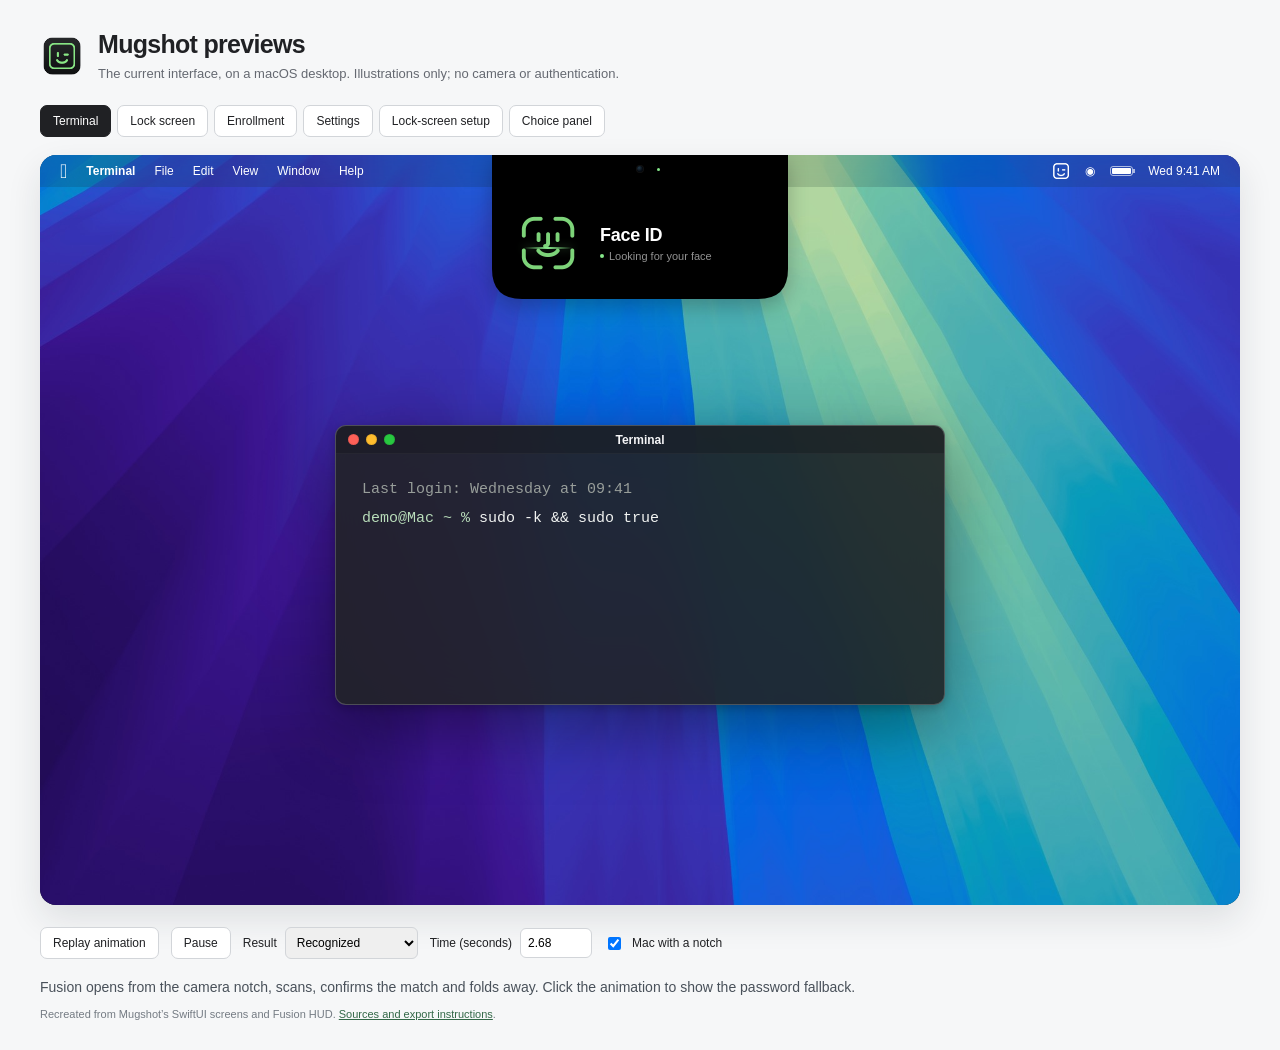
<file: docs/preview/index.html>
<!doctype html>
<html lang="en">
<head>
  <meta charset="utf-8">
  <meta name="viewport" content="width=device-width, initial-scale=1">
  <title>Mugshot · visual previews</title>
  <link rel="stylesheet" href="preview.css">
  <script src="preview.js" defer></script>
</head>
<body>
  <main>
    <header class="intro">
      <img src="../../assets/logo.png" width="44" height="44" alt="">
      <div><h1>Mugshot previews</h1><p>The current interface, on a macOS desktop. Illustrations only; no camera or authentication.</p></div>
    </header>
    <nav aria-label="Preview scenes">
      <button data-scene="sudo">Terminal</button><button data-scene="lock">Lock screen</button>
      <button data-scene="onboarding">Enrollment</button><button data-scene="settings">Settings</button>
      <button data-scene="setup">Lock-screen setup</button><button data-scene="choice">Choice panel</button>
    </nav>
    <div class="stage-wrap"><section id="desktop" class="desktop" aria-label="macOS desktop illustration">
      <img class="wallpaper" src="../../assets/readme/macos-sequoia.jpg" alt="">
      <div class="menubar"><div><span class="apple"></span><strong id="menu-app">Terminal</strong><span>File</span><span>Edit</span><span>View</span><span>Window</span><span>Help</span></div><div class="menu-right"><img src="../../assets/menubar-icon.png" alt="Mugshot menu bar icon"><span class="wifi">◉</span><span class="battery"></span><span>Wed 9:41 AM</span></div></div>
      <div id="scene-content"></div>
      <div class="island" role="img" aria-label="Fusion face recognition animation">
        <svg class="silhouette" width="332" height="162" viewBox="0 0 332 162" aria-hidden="true"><path id="island-path"></path></svg>
        <div class="lens"></div><div id="camera-light"></div>
        <div id="island-content">
          <div id="icon-box"><img id="face-glyph" src="../../assets/readme/faceid-glyph.png" alt=""><div id="scanline"></div>
            <svg id="result-glyph" viewBox="0 0 64 64" aria-hidden="true"><circle id="check-circle" cx="32" cy="32" r="24" pathLength="1"></circle><path id="check-mark" d="M19.64 32 L28.36 40.73 L45.09 22.55" pathLength="1"></path><path id="lock-mark" d="M23 29 V22 C23 9 41 9 41 22 V29 M18 29 H46 V51 H18 Z M32 37 V43" pathLength="1"></path></svg>
          </div>
          <div id="island-title">Face ID</div><div id="island-detail"><i></i><span>Looking for your face</span></div>
        </div>
      </div>
    </section></div>
    <section class="controls" aria-label="Animation controls">
      <button id="replay">Replay animation</button><button id="pause">Pause</button>
      <label>Result <select id="outcome"><option value="success">Recognized</option><option value="failure">Password fallback</option></select></label>
      <label>Time (seconds) <input id="time" type="number" min="0" max="6" step="0.05" value="1.5"></label>
      <label><input id="notch" type="checkbox" checked> Mac with a notch</label>
    </section>
    <p class="caption" id="scene-caption"></p>
    <footer>Recreated from Mugshot’s SwiftUI screens and Fusion HUD. <a href="../VISUALS.md">Sources and export instructions</a>.</footer>
  </main>
</body>
</html>
</file>
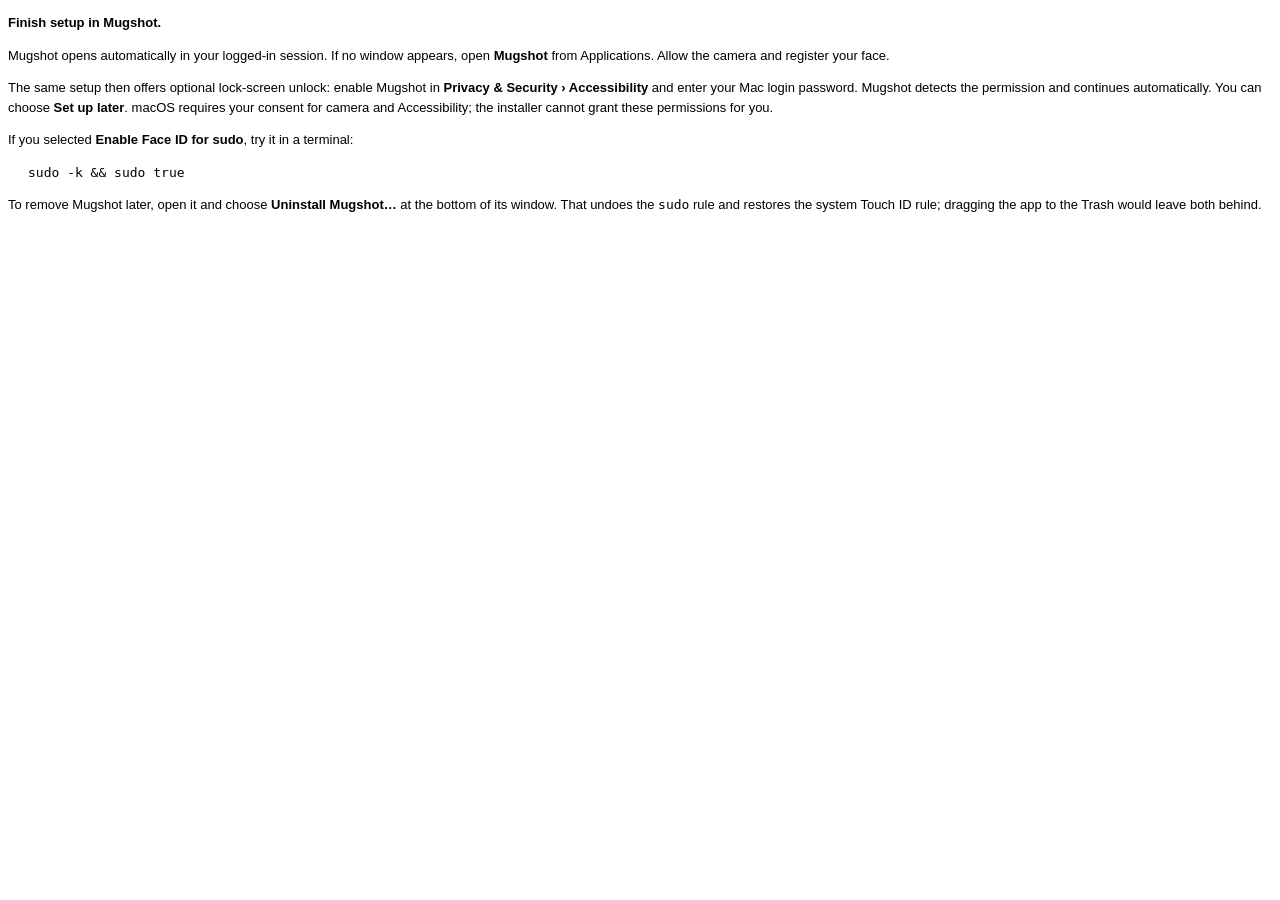
<file: packaging/pkg/conclusion.html>
<!DOCTYPE html>
<html>
<head><meta charset="utf-8"></head>
<body style="font-family: -apple-system, sans-serif; font-size: 13px; line-height: 1.5;">

<p><b>Finish setup in Mugshot.</b></p>

<p>Mugshot opens automatically in your logged-in session. If no window appears,
open <b>Mugshot</b> from Applications. Allow the camera and register your face.</p>

<p>The same setup then offers optional lock-screen unlock: enable Mugshot in
<b>Privacy &amp; Security › Accessibility</b> and enter your Mac login password.
Mugshot detects the permission and continues automatically. You can choose
<b>Set up later</b>. macOS requires your consent for camera and Accessibility;
the installer cannot grant these permissions for you.</p>

<p>If you selected <b>Enable Face ID for sudo</b>, try it in a terminal:</p>
<p style="margin-left: 20px;"><code>sudo -k &amp;&amp; sudo true</code></p>

<p>To remove Mugshot later, open it and choose <b>Uninstall Mugshot…</b> at the bottom of
its window. That undoes the <code>sudo</code> rule and restores the system Touch ID rule;
dragging the app to the Trash would leave both behind.</p>

</body>
</html>
</file>
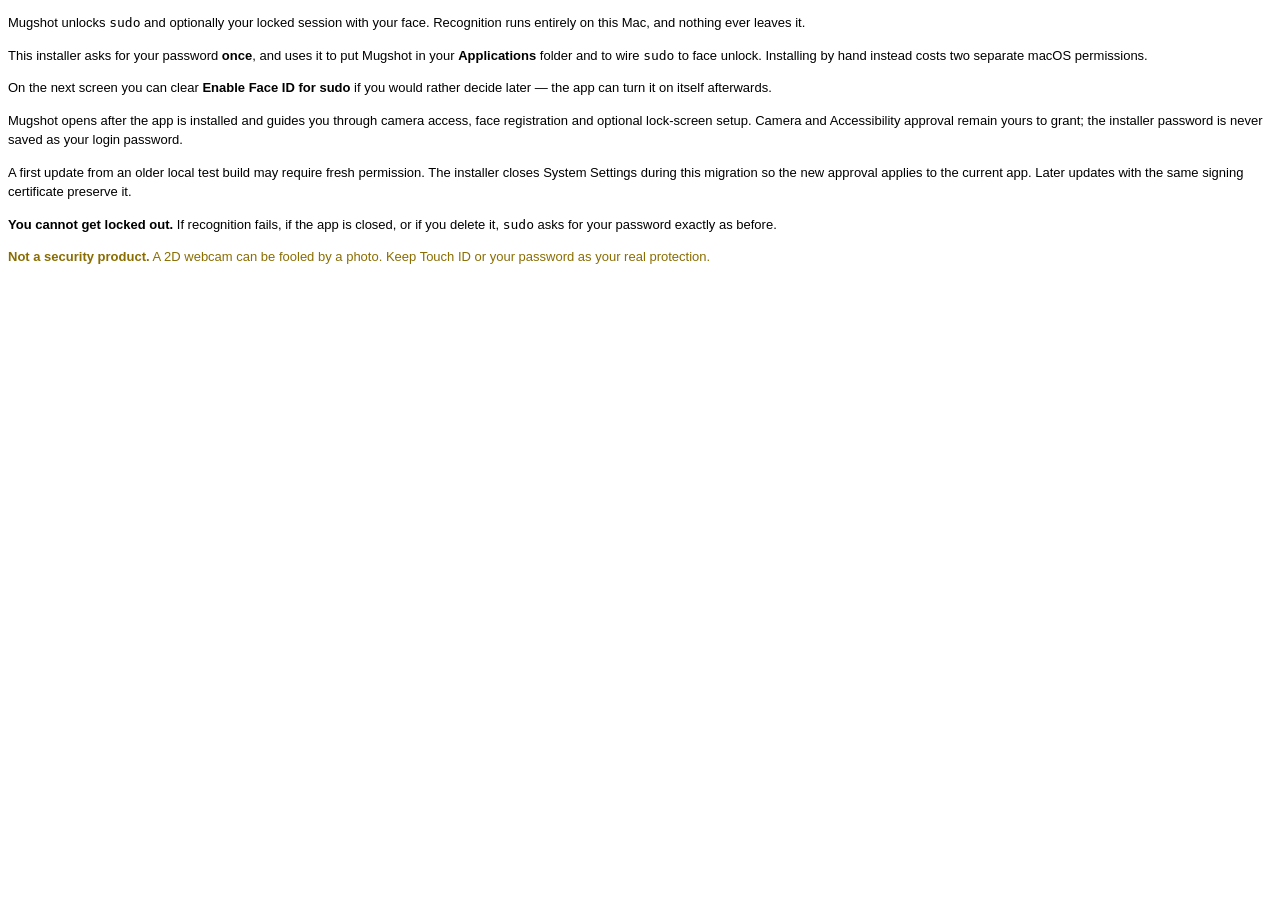
<file: packaging/pkg/welcome.html>
<!DOCTYPE html>
<html>
<head><meta charset="utf-8"></head>
<body style="font-family: -apple-system, sans-serif; font-size: 13px; line-height: 1.5;">

<p>Mugshot unlocks <code>sudo</code> and optionally your locked session with your face. Recognition runs entirely on this
Mac, and nothing ever leaves it.</p>

<p>This installer asks for your password <b>once</b>, and uses it to put Mugshot in your
<b>Applications</b> folder and to wire <code>sudo</code> to face unlock. Installing by
hand instead costs two separate macOS permissions.</p>

<p>On the next screen you can clear <b>Enable Face ID for sudo</b> if you would rather
decide later — the app can turn it on itself afterwards.</p>

<p>Mugshot opens after the app is installed and guides you through camera access,
face registration and optional lock-screen setup. Camera and Accessibility approval
remain yours to grant; the installer password is never saved as your login password.</p>

<p>A first update from an older local test build may require fresh permission.
The installer closes System Settings during this migration so the new approval
applies to the current app. Later updates with the same signing certificate preserve it.</p>

<p><b>You cannot get locked out.</b> If recognition fails, if the app is closed, or if you
delete it, <code>sudo</code> asks for your password exactly as before.</p>

<p style="color:#8a6d00;"><b>Not a security product.</b> A 2D webcam can be fooled by a
photo. Keep Touch ID or your password as your real protection.</p>

</body>
</html>
</file>
<file: docs/preview/preview.css>
:root{font-family:-apple-system,BlinkMacSystemFont,"Helvetica Neue",sans-serif;color:#202124;background:#f6f7f8;--green:#86e88a;--muted:#a4a4aa;font-synthesis:none}
*{box-sizing:border-box}body{margin:0}main{max-width:1264px;margin:auto;padding:30px 32px}h1{font-size:25px;font-weight:650;letter-spacing:-.7px;margin:0 0 7px}.intro{display:flex;align-items:center;gap:14px;margin-bottom:24px}.intro p{font-size:13px;color:#656971;margin:0}nav{display:flex;gap:6px;flex-wrap:wrap;margin-bottom:18px}button,select,input{font:inherit}button{cursor:pointer;border:1px solid #d2d5d9;background:#fff;padding:8px 12px;border-radius:7px;font-size:12px;color:inherit}button[aria-pressed=true]{background:#202124;border-color:#202124;color:white}button:focus-visible,a:focus-visible,input:focus-visible,select:focus-visible{outline:3px solid #478656;outline-offset:3px}.stage-wrap{border-radius:16px;overflow:hidden;box-shadow:0 14px 35px #1825321c}.desktop{width:1200px;height:750px;position:relative;overflow:hidden;background:#203529;isolation:isolate}.wallpaper{position:absolute;width:100%;height:100%;object-fit:cover;z-index:-2}.menubar{position:absolute;inset:0 0 auto;height:32px;background:#15281a25;backdrop-filter:blur(28px);display:flex;justify-content:space-between;align-items:center;padding:0 20px;color:#fff;font-size:12px;z-index:2}.menubar>div{display:flex;align-items:center;gap:19px}.menubar strong{font-weight:650}.apple{font-size:20px}.menu-right{gap:15px!important}.menu-right img{width:18px;height:18px;filter:brightness(0) invert(1)}.battery{display:inline-block;position:relative;width:23px;height:10px;border:1px solid #ffffffa0;border-radius:3px}.battery:before{content:"";position:absolute;inset:1px;background:#fff;border-radius:1px}.battery:after{content:"";position:absolute;right:-3px;top:2px;height:4px;width:2px;background:#ffffffa0}.controls{display:flex;gap:12px;align-items:center;flex-wrap:wrap;margin-top:22px;font-size:12px}.controls label{display:flex;gap:8px;align-items:center}.controls input[type=number]{width:72px;padding:7px;border:1px solid #d2d5d9;border-radius:6px}.controls select{border:1px solid #d2d5d9;border-radius:6px;padding:7px}.caption{font-size:14px;line-height:1.5;color:#49515a;margin:18px 0 10px}footer{font-size:11px;color:#747b83}a{color:#326847}
.island{position:absolute;left:50%;top:0;width:332px;height:162px;transform:translateX(-50%);z-index:5;cursor:pointer}.silhouette{position:absolute;inset:0;overflow:visible;filter:drop-shadow(0 7px 10px #0000003d)}.silhouette path{fill:#000}.lens{position:absolute;left:163px;top:11px;width:6px;height:6px;border-radius:50%;background:radial-gradient(circle at 35% 30%,#223949,#060b12 60%);box-shadow:0 0 0 1px #111}#camera-light{position:absolute;left:183px;top:13px;width:3px;height:3px;border-radius:50%;background:var(--green);opacity:0}#island-content{position:absolute;inset:0;color:#fff;opacity:0;pointer-events:none}#icon-box{position:absolute;left:42px;top:56px;width:64px;height:64px}#face-glyph{position:absolute;inset:0;width:64px;height:64px}#scanline{position:absolute;left:7px;right:7px;height:2px;background:linear-gradient(90deg,transparent,var(--green),transparent);box-shadow:0 0 8px #86e88a55}#result-glyph{position:absolute;inset:0;color:var(--green);overflow:visible}#result-glyph circle,#result-glyph path{fill:none;stroke:currentColor;stroke-width:2.8;stroke-linecap:round;stroke-linejoin:round;stroke-dasharray:1;stroke-dashoffset:1}#lock-mark{display:none}#island-title{position:absolute;left:126px;top:68px;font-size:18px;font-weight:600;line-height:24px;letter-spacing:-.25px}#island-detail{position:absolute;left:126px;top:95px;display:flex;align-items:center;gap:5px;white-space:nowrap;font-size:11px;color:#929292}#island-detail i{width:4px;height:4px;border-radius:50%;background:var(--green);flex-shrink:0}.no-notch .lens{display:none}.no-notch .island{top:38px}
.window{position:absolute;border:1px solid #ffffff32;border-radius:11px;box-shadow:0 22px 70px #00000066,0 3px 10px #00000033;overflow:hidden;color:#f5f5f7;background:#222426e8;backdrop-filter:blur(35px) saturate(1.2)}.titlebar{height:28px;display:flex;align-items:center;justify-content:center;background:#16181a65;font-size:12px;font-weight:600;border-bottom:1px solid #ffffff0a}.traffic{position:absolute;left:12px;display:flex;gap:7px}.traffic i{width:11px;height:11px;border-radius:50%;background:#ff6058;border:1px solid #00000015}.traffic i:nth-child(2){background:#ffbd2e}.traffic i:nth-child(3){background:#28c840}.terminal-window{left:295px;top:270px;width:610px;height:280px}.terminal-body{padding:22px 26px;font-family:Menlo,monospace;font-size:15px;line-height:1.9;color:#f2f4f2}.terminal-body .dim{color:#989e9a}.prompt{color:#b9ddba}.cursor{background:#d3d9d4;display:inline-block;width:8px;height:17px;vertical-align:-3px}.completed{color:var(--green);opacity:0}.onboarding-window{width:440px;height:528px;left:380px;top:116px}.onboarding-content{padding:34px;text-align:center;display:flex;align-items:center;flex-direction:column;height:500px;gap:18px}.onboarding-content img{width:96px;height:96px;margin-top:8px}.onboarding-content h2{font-size:24px;margin:0;letter-spacing:-.5px}.onboarding-content p{font-size:13px;color:var(--muted);line-height:1.55;margin:0}.tips{width:100%;text-align:left;display:grid;gap:15px;margin-top:8px;font-size:12.5px;color:#c0c0c5}.tips div{display:flex;gap:12px;align-items:center}.tips svg{color:var(--green);flex-shrink:0;width:22px;height:22px}.primary{background:#86e88a;color:#111;border:1px solid #97ef9b;font-weight:600}.onboarding-content .primary{margin-top:auto;width:100%;padding:10px;font-size:13px}.settings-window{left:370px;top:51px;width:460px;height:648px}.app-header{display:flex;align-items:center;gap:14px;padding:18px 24px;border-bottom:1px solid #ffffff15}.app-header img{width:46px;height:46px}.app-header h2{font-size:19px;margin:0 0 2px}.app-header p{font-size:11.5px;color:var(--muted);margin:0}.status-banner{display:flex;gap:12px;align-items:center;padding:14px 24px;border-bottom:1px solid #ffffff15}.status-banner svg{width:22px;color:var(--green)}.status-banner b{font-size:13px}.status-banner p{font-size:11px;color:var(--muted);margin:3px 0 0}.status-banner button{margin-left:auto}.native-button{font-size:11.5px;background:#ffffff12;color:#f1f1f3;border:1px solid #ffffff0a;box-shadow:0 1px 2px #00000030;padding:4px 10px;border-radius:5px}.sections{padding:20px 24px;height:427px;overflow:auto;scrollbar-width:thin;scrollbar-color:#ffffff33 transparent}.section{margin-bottom:15px}.section h3{font-size:11px;color:var(--muted);text-transform:uppercase;letter-spacing:.5px;margin:0 0 9px;font-weight:600}.row{display:flex;align-items:center;gap:8px;font-size:12px}.row button{margin-left:auto}.green{color:var(--green)}.section p{font-size:11px;line-height:1.45;color:var(--muted);margin:7px 0 0}.secondary-row{font-size:10.5px;margin-top:10px;display:flex;align-items:center;gap:6px}.link{color:var(--green)}.toggle-row{display:flex;align-items:center;justify-content:space-between;font-size:12px;margin:0 0 12px}.switch{width:33px;height:20px;background:var(--green);border-radius:12px;position:relative;box-shadow:inset 0 0 0 1px #00000015}.switch:after{content:"";position:absolute;right:2px;top:2px;width:16px;height:16px;border-radius:50%;background:#fff;box-shadow:0 1px 3px #00000040}.switch.off{background:#ffffff30}.switch.off:after{left:2px;right:auto}.segment{display:flex;background:#ffffff0d;border:1px solid #ffffff0b;padding:2px;border-radius:6px;margin-top:6px;font-size:11px}.segment span{flex:1;text-align:center;padding:4px}.segment .selected{border-radius:4px;background:#ffffff23;box-shadow:0 1px 2px #00000025}.app-footer{position:absolute;bottom:0;left:0;right:0;padding:14px 24px;display:flex;justify-content:space-between;border-top:1px solid #ffffff15;font-size:11px;background:#222426}.setup-window{left:370px;top:165px;width:460px}.setup-content{padding:26px;display:grid;gap:18px}.setup-content h2{font-size:20px;letter-spacing:-.4px;margin:0}.setup-content p{font-size:12px;color:var(--muted);line-height:1.5;margin:0}.setup-content .checkrow{font-size:13px;display:flex;gap:9px;align-items:center}.setup-content hr{width:100%;border:0;border-top:1px solid #ffffff24;margin:0}.mock-field{background:#11111165;border:1px solid #ffffff22;box-shadow:inset 0 1px 3px #00000025;border-radius:5px;color:#8e8e94;font-size:12px;padding:8px}.setup-actions{display:flex;justify-content:space-between;align-items:center}.choice-window{width:282px;left:459px;top:212px;border-radius:22px}.choice-content{padding:26px 22px 22px;text-align:center}.choice-content img{width:72px;height:72px}.choice-content h2{font-size:15px;margin:14px 0 4px}.choice-content p{font-size:11.5px;color:var(--muted);margin:0 0 18px;line-height:1.45}.choice-content button{display:block;width:236px;margin-top:8px;padding:8px;font-size:13px}.choice-content .primary{background:#0a84ff;border-color:#3298ff;color:white}.lock-date{position:absolute;top:194px;left:0;right:0;text-align:center;color:#fff;font-size:24px;font-weight:500;text-shadow:0 3px 18px #0003}.lock-time{font-size:104px;line-height:1.15;font-weight:650;letter-spacing:-5px;margin-top:5px}.lock-profile{position:absolute;top:493px;left:0;right:0;text-align:center;color:white}.avatar{margin:0 auto 12px;width:54px;height:54px;border-radius:50%;background:#ffffff20;backdrop-filter:blur(16px);display:grid;place-items:center}.avatar svg{width:32px;height:32px}.lock-profile b{font-size:14px}.lock-profile p{font-size:12px;color:#ffffffbc;margin:12px 0}.lock-password{margin:14px auto 0;width:198px;border-radius:8px;background:#ffffff24;backdrop-filter:blur(12px);padding:9px 12px;font-size:12px;color:#ffffffa0;text-align:left}.locked .menubar{display:none}.locked .wallpaper{filter:brightness(.85)}.locked .lock-profile{transition:none}.svg-icon{width:18px;height:18px;display:inline-block;vertical-align:-3px;flex-shrink:0}
body.export{background:transparent}body.export main{padding:0;max-width:none}body.export .intro,body.export nav,body.export .controls,body.export .caption,body.export footer{display:none}body.export .stage-wrap{width:1200px;height:750px;box-shadow:none;border-radius:0}
@media(max-width:1263px){body:not(.export) .stage-wrap{height:calc((100vw - 64px)*.625)}body:not(.export) .desktop{transform:scale(var(--scene-scale,1));transform-origin:top left}}
@media(max-width:640px){main{padding:20px 16px}.intro p{line-height:1.5}.intro img{display:none}body:not(.export) .stage-wrap{height:calc((100vw - 32px)*.625)}body:not(.export) .desktop{transform:scale(var(--scene-scale,1))}.controls{gap:10px}.caption{font-size:13px}}
</file>
